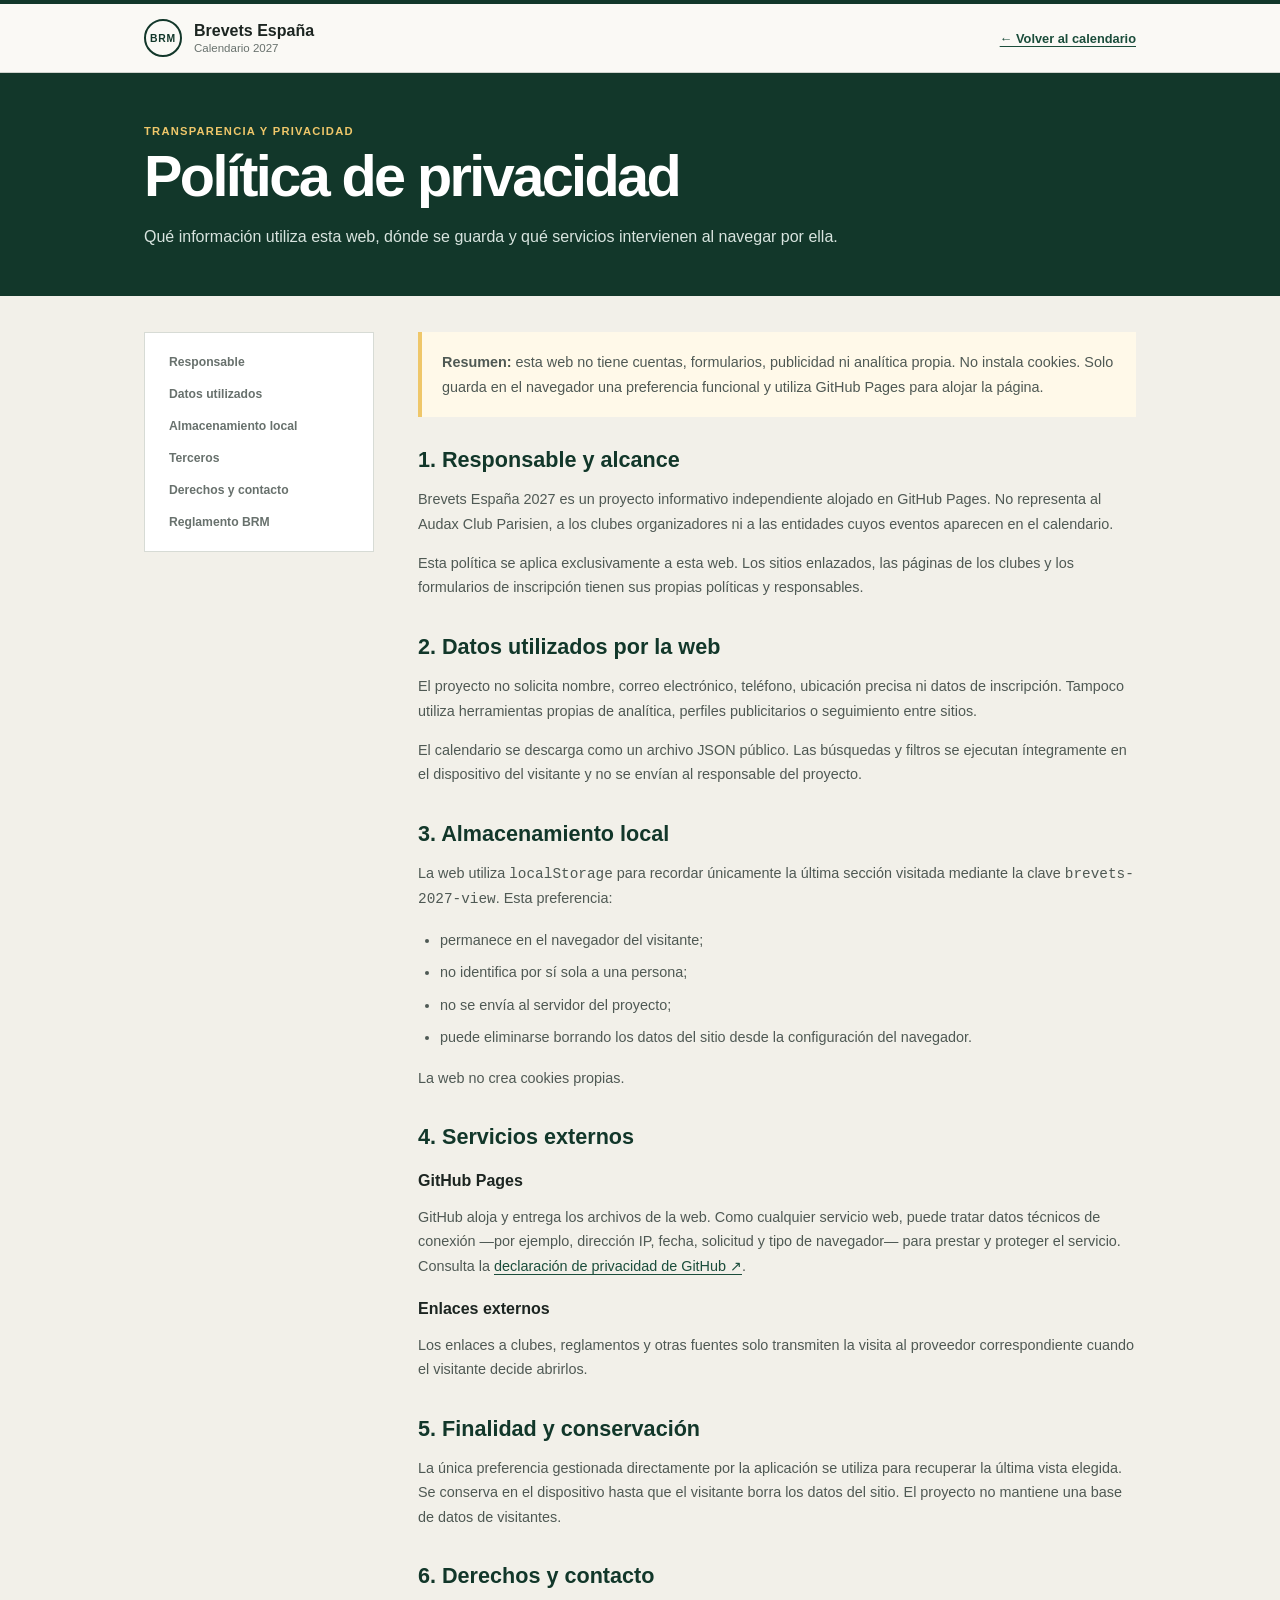
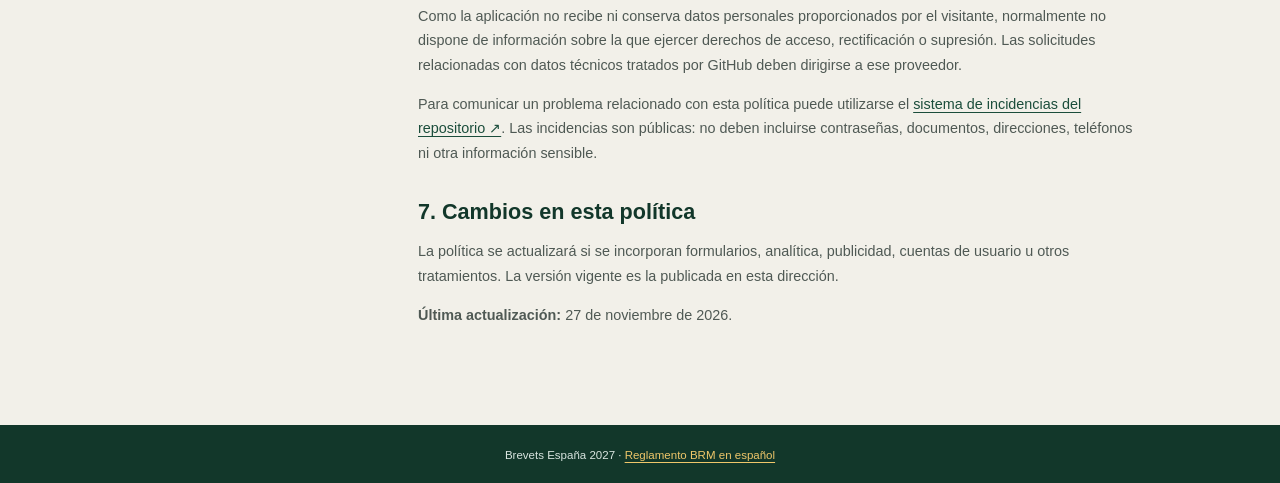
<file: web/privacidad.html>
<!doctype html>
<html lang="es">
  <head>
    <meta charset="UTF-8" />
    <meta name="viewport" content="width=device-width, initial-scale=1.0" />
    <meta name="theme-color" content="#12372a" />
    <meta name="description" content="Política de privacidad de Brevets España 2027" />
    <meta name="referrer" content="no-referrer" />
    <meta http-equiv="Content-Security-Policy" content="default-src 'self'; script-src 'none'; style-src 'self'; img-src 'self' data:; connect-src 'none'; font-src 'self'; object-src 'none'; base-uri 'none'; form-action 'none'; frame-src 'none'; worker-src 'none'" />
    <title>Política de privacidad · Brevets España 2027</title>
    <link rel="stylesheet" href="./legal.css" />
  </head>
  <body>
    <header class="legal-header"><div class="legal-header-inner"><a class="brand" href="./index.html"><span class="brand-mark">BRM</span><span><strong>Brevets España</strong><small>Calendario 2027</small></span></a><a class="back-link" href="./index.html">← Volver al calendario</a></div></header>
    <main>
      <section class="legal-hero"><div class="legal-hero-inner"><p class="eyebrow">Transparencia y privacidad</p><h1>Política de privacidad</h1><p>Qué información utiliza esta web, dónde se guarda y qué servicios intervienen al navegar por ella.</p></div></section>
      <div class="legal-layout">
        <nav class="legal-nav" aria-label="Contenido"><a href="#responsable">Responsable</a><a href="#datos">Datos utilizados</a><a href="#local">Almacenamiento local</a><a href="#terceros">Terceros</a><a href="#derechos">Derechos y contacto</a><a href="./reglamento.html">Reglamento BRM</a></nav>
        <article class="legal-content">
          <p class="notice"><strong>Resumen:</strong> esta web no tiene cuentas, formularios, publicidad ni analítica propia. No instala cookies. Solo guarda en el navegador una preferencia funcional y utiliza GitHub Pages para alojar la página.</p>

          <section id="responsable"><h2>1. Responsable y alcance</h2><p>Brevets España 2027 es un proyecto informativo independiente alojado en GitHub Pages. No representa al Audax Club Parisien, a los clubes organizadores ni a las entidades cuyos eventos aparecen en el calendario.</p><p>Esta política se aplica exclusivamente a esta web. Los sitios enlazados, las páginas de los clubes y los formularios de inscripción tienen sus propias políticas y responsables.</p></section>

          <section id="datos"><h2>2. Datos utilizados por la web</h2><p>El proyecto no solicita nombre, correo electrónico, teléfono, ubicación precisa ni datos de inscripción. Tampoco utiliza herramientas propias de analítica, perfiles publicitarios o seguimiento entre sitios.</p><p>El calendario se descarga como un archivo JSON público. Las búsquedas y filtros se ejecutan íntegramente en el dispositivo del visitante y no se envían al responsable del proyecto.</p></section>

          <section id="local"><h2>3. Almacenamiento local</h2><p>La web utiliza <code>localStorage</code> para recordar únicamente la última sección visitada mediante la clave <code>brevets-2027-view</code>. Esta preferencia:</p><ul><li>permanece en el navegador del visitante;</li><li>no identifica por sí sola a una persona;</li><li>no se envía al servidor del proyecto;</li><li>puede eliminarse borrando los datos del sitio desde la configuración del navegador.</li></ul><p>La web no crea cookies propias.</p></section>

          <section id="terceros"><h2>4. Servicios externos</h2><h3>GitHub Pages</h3><p>GitHub aloja y entrega los archivos de la web. Como cualquier servicio web, puede tratar datos técnicos de conexión —por ejemplo, dirección IP, fecha, solicitud y tipo de navegador— para prestar y proteger el servicio. Consulta la <a href="https://docs.github.com/es/site-policy/privacy-policies/github-general-privacy-statement" target="_blank" rel="noopener noreferrer">declaración de privacidad de GitHub ↗</a>.</p><h3>Enlaces externos</h3><p>Los enlaces a clubes, reglamentos y otras fuentes solo transmiten la visita al proveedor correspondiente cuando el visitante decide abrirlos.</p></section>

          <section id="base"><h2>5. Finalidad y conservación</h2><p>La única preferencia gestionada directamente por la aplicación se utiliza para recuperar la última vista elegida. Se conserva en el dispositivo hasta que el visitante borra los datos del sitio. El proyecto no mantiene una base de datos de visitantes.</p></section>

          <section id="derechos"><h2>6. Derechos y contacto</h2><p>Como la aplicación no recibe ni conserva datos personales proporcionados por el visitante, normalmente no dispone de información sobre la que ejercer derechos de acceso, rectificación o supresión. Las solicitudes relacionadas con datos técnicos tratados por GitHub deben dirigirse a ese proveedor.</p><p>Para comunicar un problema relacionado con esta política puede utilizarse el <a href="https://github.com/bydr09/brevets_spain/issues" target="_blank" rel="noopener noreferrer">sistema de incidencias del repositorio ↗</a>. Las incidencias son públicas: no deben incluirse contraseñas, documentos, direcciones, teléfonos ni otra información sensible.</p></section>

          <section id="cambios"><h2>7. Cambios en esta política</h2><p>La política se actualizará si se incorporan formularios, analítica, publicidad, cuentas de usuario u otros tratamientos. La versión vigente es la publicada en esta dirección.</p><p><strong>Última actualización:</strong> 27 de noviembre de 2026.</p></section>
        </article>
      </div>
    </main>
    <footer class="legal-footer">Brevets España 2027 · <a href="./reglamento.html">Reglamento BRM en español</a></footer>
  </body>
</html>
</file>
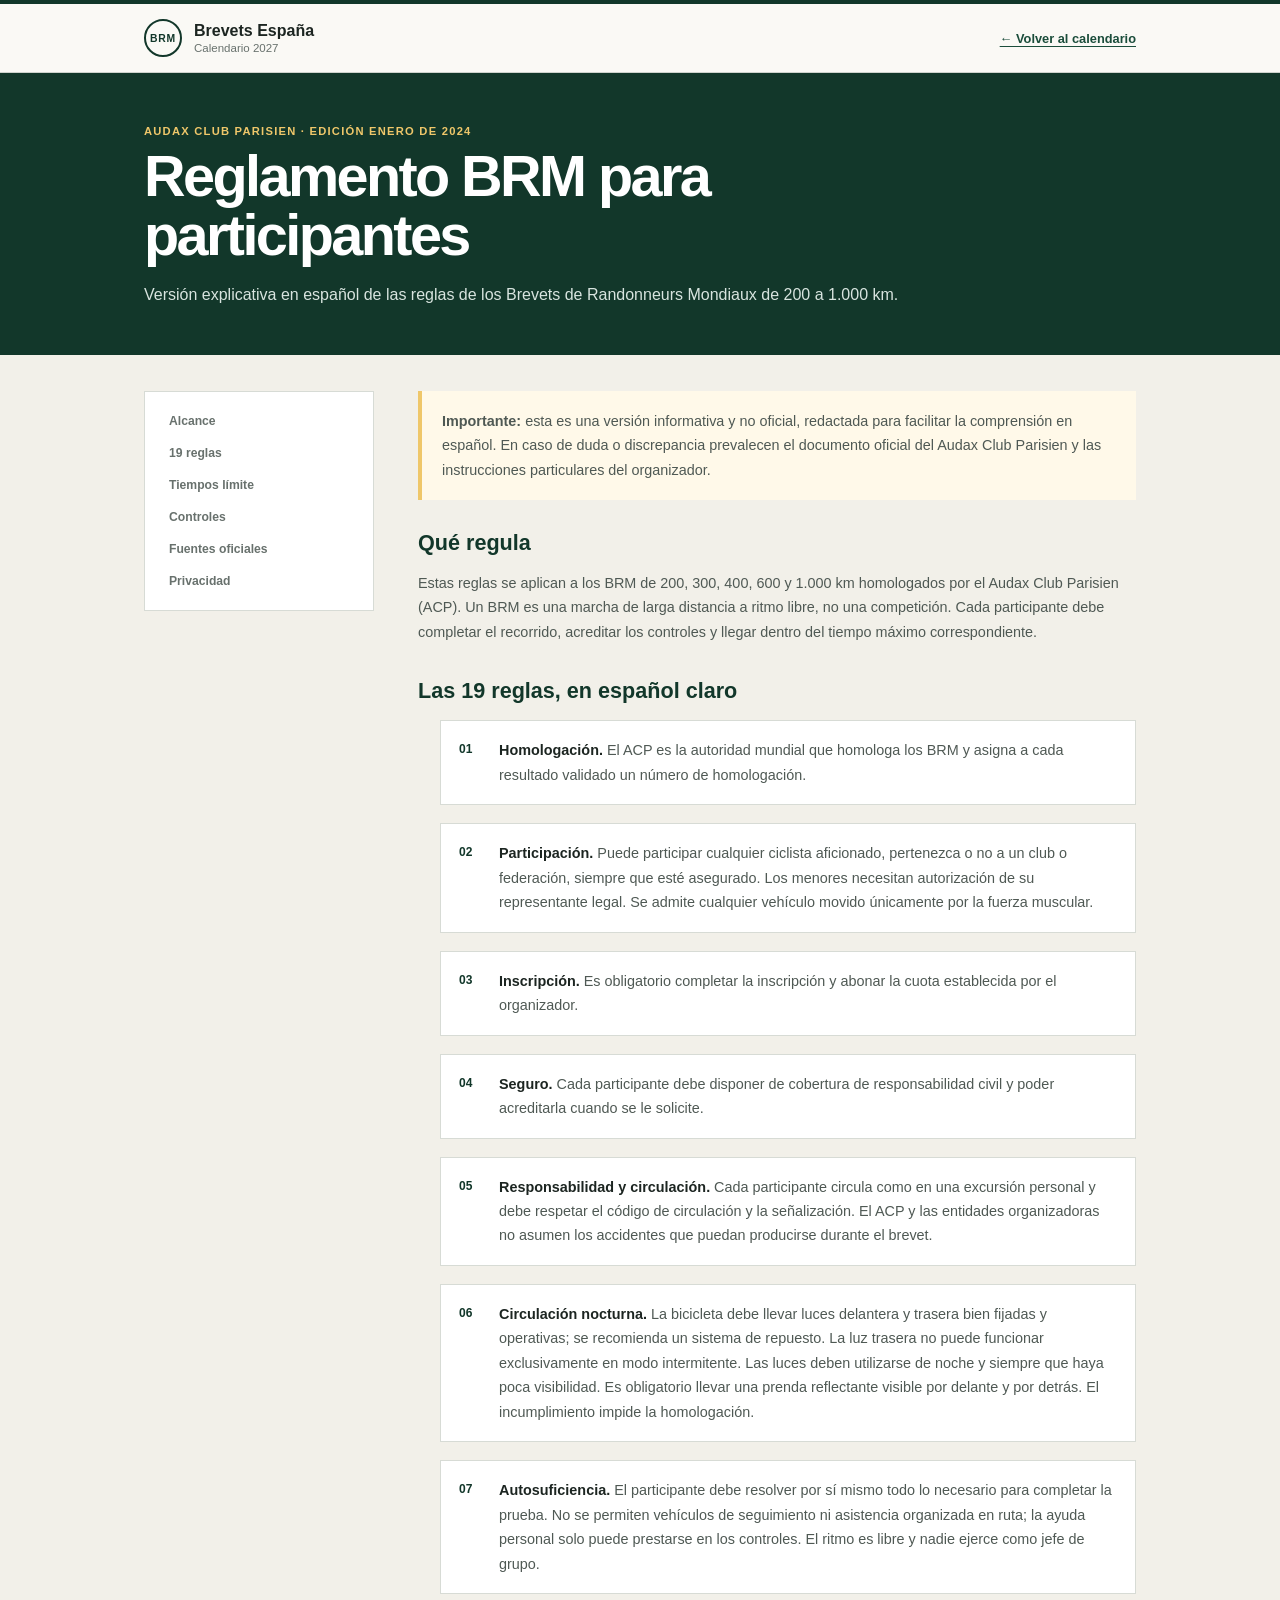
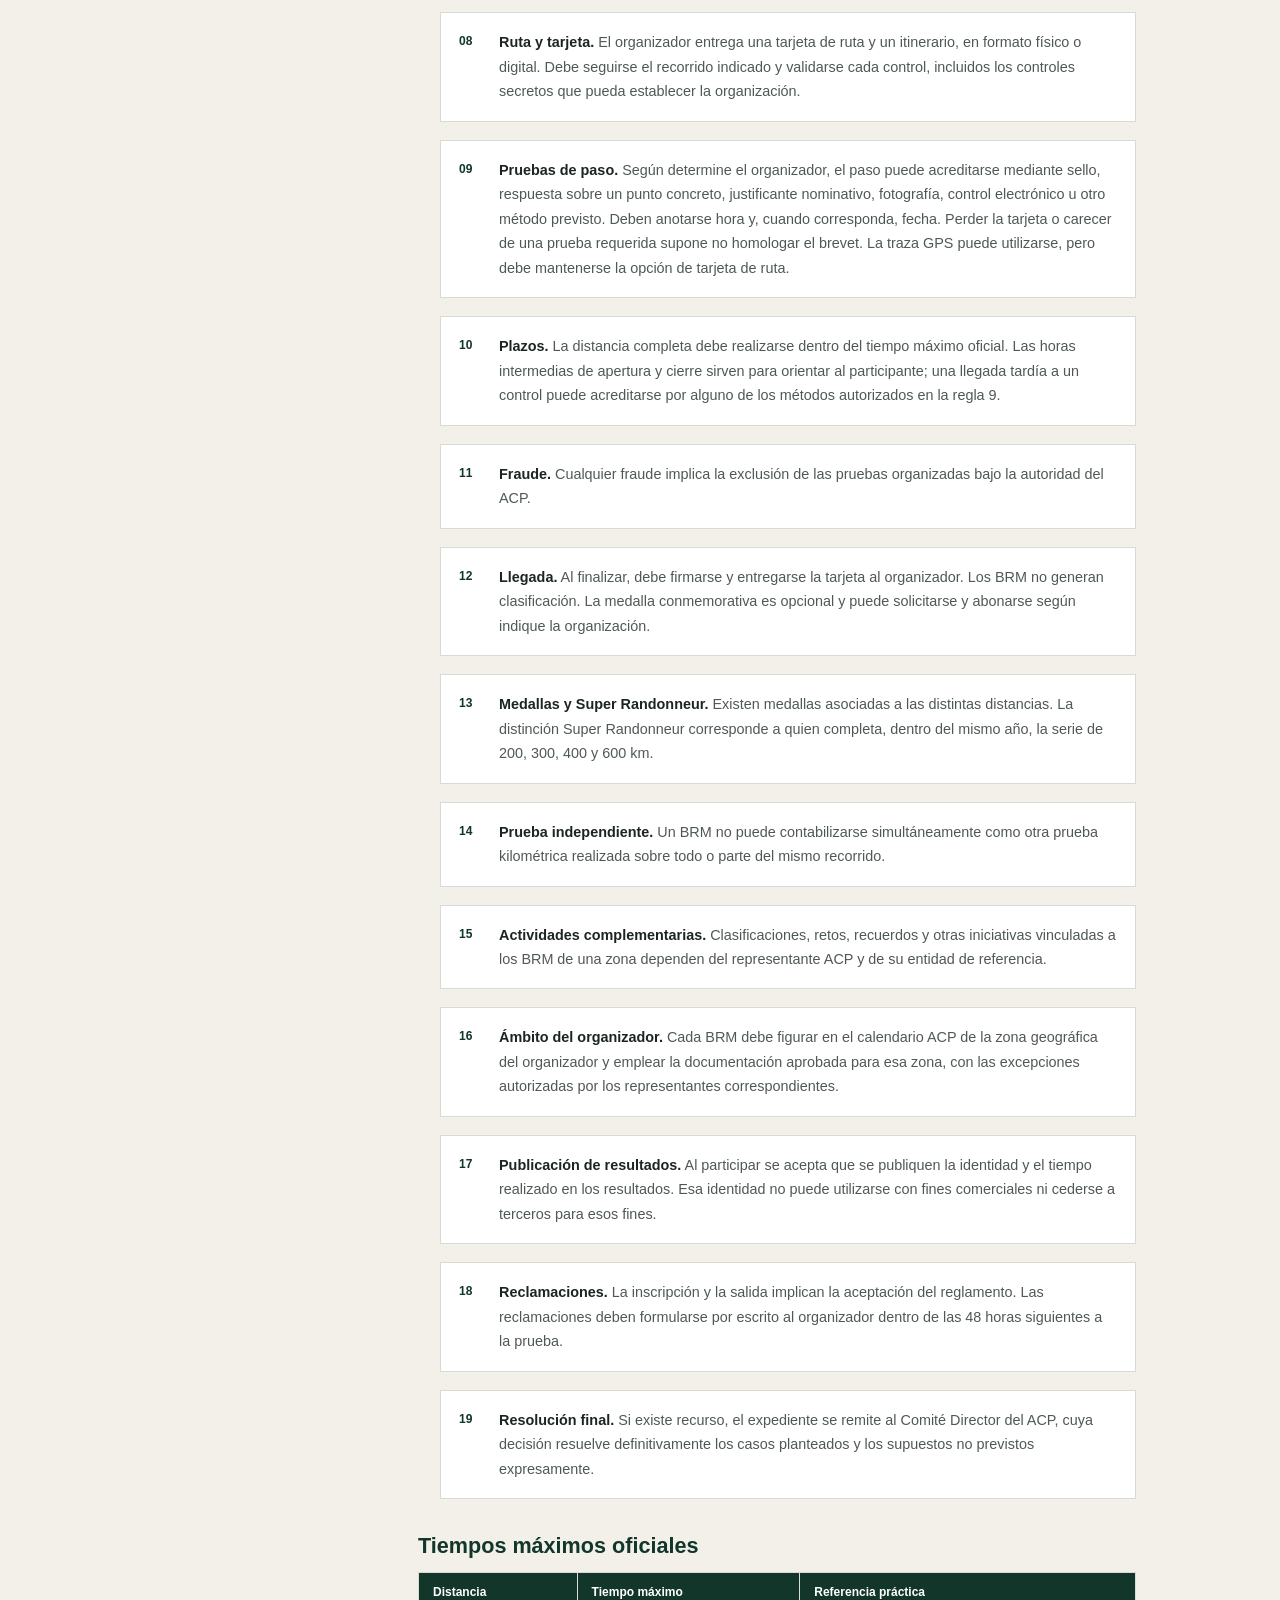
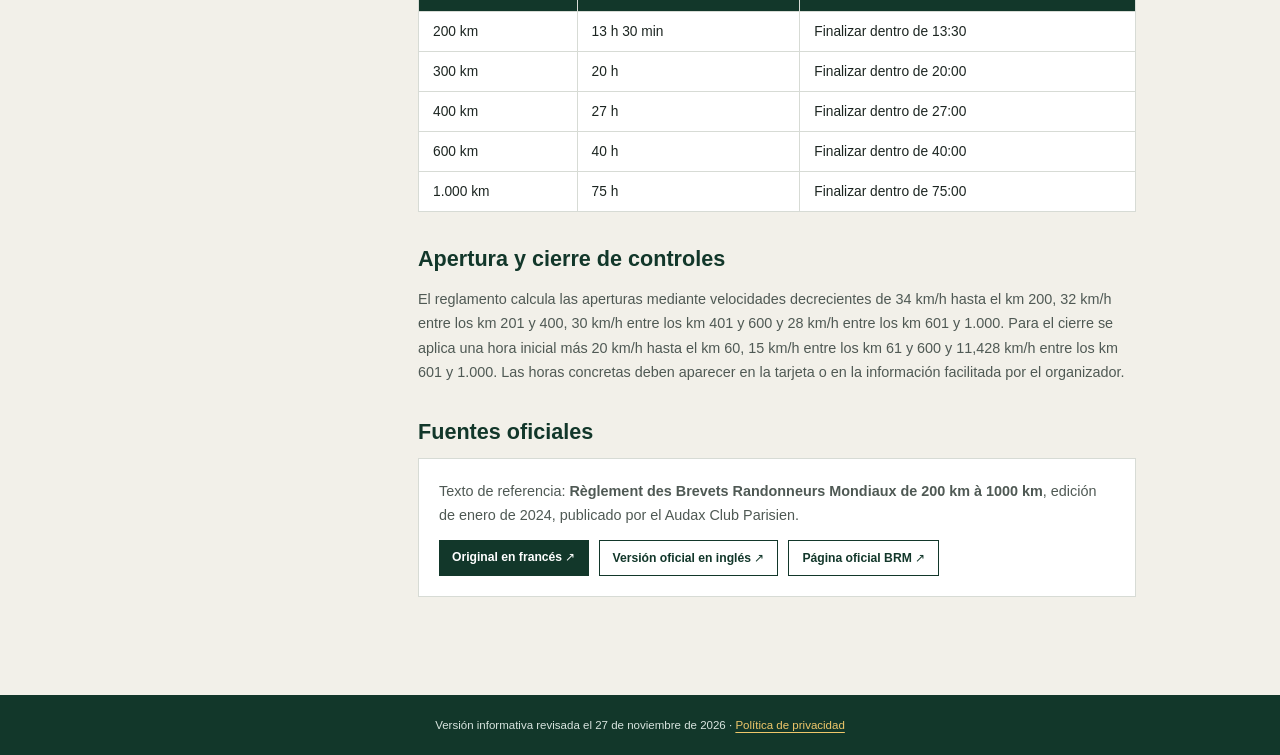
<file: web/reglamento.html>
<!doctype html>
<html lang="es">
  <head>
    <meta charset="UTF-8" />
    <meta name="viewport" content="width=device-width, initial-scale=1.0" />
    <meta name="theme-color" content="#12372a" />
    <meta name="description" content="Versión explicativa en español del reglamento BRM para participantes del Audax Club Parisien" />
    <meta name="referrer" content="no-referrer" />
    <meta http-equiv="Content-Security-Policy" content="default-src 'self'; script-src 'none'; style-src 'self'; img-src 'self' data:; connect-src 'none'; font-src 'self'; object-src 'none'; base-uri 'none'; form-action 'none'; frame-src 'none'; worker-src 'none'" />
    <title>Reglamento BRM en español · Brevets España 2027</title>
    <link rel="stylesheet" href="./legal.css" />
  </head>
  <body>
    <header class="legal-header"><div class="legal-header-inner"><a class="brand" href="./index.html"><span class="brand-mark">BRM</span><span><strong>Brevets España</strong><small>Calendario 2027</small></span></a><a class="back-link" href="./index.html">← Volver al calendario</a></div></header>
    <main>
      <section class="legal-hero"><div class="legal-hero-inner"><p class="eyebrow">Audax Club Parisien · Edición enero de 2024</p><h1>Reglamento BRM para participantes</h1><p>Versión explicativa en español de las reglas de los Brevets de Randonneurs Mondiaux de 200 a 1.000 km.</p></div></section>
      <div class="legal-layout">
        <nav class="legal-nav" aria-label="Contenido"><a href="#alcance">Alcance</a><a href="#reglas">19 reglas</a><a href="#tiempos">Tiempos límite</a><a href="#controles">Controles</a><a href="#fuentes">Fuentes oficiales</a><a href="./privacidad.html">Privacidad</a></nav>
        <article class="legal-content">
          <p class="notice"><strong>Importante:</strong> esta es una versión informativa y no oficial, redactada para facilitar la comprensión en español. En caso de duda o discrepancia prevalecen el documento oficial del Audax Club Parisien y las instrucciones particulares del organizador.</p>

          <section id="alcance"><h2>Qué regula</h2><p>Estas reglas se aplican a los BRM de 200, 300, 400, 600 y 1.000 km homologados por el Audax Club Parisien (ACP). Un BRM es una marcha de larga distancia a ritmo libre, no una competición. Cada participante debe completar el recorrido, acreditar los controles y llegar dentro del tiempo máximo correspondiente.</p></section>

          <section id="reglas"><h2>Las 19 reglas, en español claro</h2><ol class="rule-list">
            <li><strong>Homologación.</strong> El ACP es la autoridad mundial que homologa los BRM y asigna a cada resultado validado un número de homologación.</li>
            <li><strong>Participación.</strong> Puede participar cualquier ciclista aficionado, pertenezca o no a un club o federación, siempre que esté asegurado. Los menores necesitan autorización de su representante legal. Se admite cualquier vehículo movido únicamente por la fuerza muscular.</li>
            <li><strong>Inscripción.</strong> Es obligatorio completar la inscripción y abonar la cuota establecida por el organizador.</li>
            <li><strong>Seguro.</strong> Cada participante debe disponer de cobertura de responsabilidad civil y poder acreditarla cuando se le solicite.</li>
            <li><strong>Responsabilidad y circulación.</strong> Cada participante circula como en una excursión personal y debe respetar el código de circulación y la señalización. El ACP y las entidades organizadoras no asumen los accidentes que puedan producirse durante el brevet.</li>
            <li><strong>Circulación nocturna.</strong> La bicicleta debe llevar luces delantera y trasera bien fijadas y operativas; se recomienda un sistema de repuesto. La luz trasera no puede funcionar exclusivamente en modo intermitente. Las luces deben utilizarse de noche y siempre que haya poca visibilidad. Es obligatorio llevar una prenda reflectante visible por delante y por detrás. El incumplimiento impide la homologación.</li>
            <li><strong>Autosuficiencia.</strong> El participante debe resolver por sí mismo todo lo necesario para completar la prueba. No se permiten vehículos de seguimiento ni asistencia organizada en ruta; la ayuda personal solo puede prestarse en los controles. El ritmo es libre y nadie ejerce como jefe de grupo.</li>
            <li><strong>Ruta y tarjeta.</strong> El organizador entrega una tarjeta de ruta y un itinerario, en formato físico o digital. Debe seguirse el recorrido indicado y validarse cada control, incluidos los controles secretos que pueda establecer la organización.</li>
            <li><strong>Pruebas de paso.</strong> Según determine el organizador, el paso puede acreditarse mediante sello, respuesta sobre un punto concreto, justificante nominativo, fotografía, control electrónico u otro método previsto. Deben anotarse hora y, cuando corresponda, fecha. Perder la tarjeta o carecer de una prueba requerida supone no homologar el brevet. La traza GPS puede utilizarse, pero debe mantenerse la opción de tarjeta de ruta.</li>
            <li><strong>Plazos.</strong> La distancia completa debe realizarse dentro del tiempo máximo oficial. Las horas intermedias de apertura y cierre sirven para orientar al participante; una llegada tardía a un control puede acreditarse por alguno de los métodos autorizados en la regla 9.</li>
            <li><strong>Fraude.</strong> Cualquier fraude implica la exclusión de las pruebas organizadas bajo la autoridad del ACP.</li>
            <li><strong>Llegada.</strong> Al finalizar, debe firmarse y entregarse la tarjeta al organizador. Los BRM no generan clasificación. La medalla conmemorativa es opcional y puede solicitarse y abonarse según indique la organización.</li>
            <li><strong>Medallas y Super Randonneur.</strong> Existen medallas asociadas a las distintas distancias. La distinción Super Randonneur corresponde a quien completa, dentro del mismo año, la serie de 200, 300, 400 y 600 km.</li>
            <li><strong>Prueba independiente.</strong> Un BRM no puede contabilizarse simultáneamente como otra prueba kilométrica realizada sobre todo o parte del mismo recorrido.</li>
            <li><strong>Actividades complementarias.</strong> Clasificaciones, retos, recuerdos y otras iniciativas vinculadas a los BRM de una zona dependen del representante ACP y de su entidad de referencia.</li>
            <li><strong>Ámbito del organizador.</strong> Cada BRM debe figurar en el calendario ACP de la zona geográfica del organizador y emplear la documentación aprobada para esa zona, con las excepciones autorizadas por los representantes correspondientes.</li>
            <li><strong>Publicación de resultados.</strong> Al participar se acepta que se publiquen la identidad y el tiempo realizado en los resultados. Esa identidad no puede utilizarse con fines comerciales ni cederse a terceros para esos fines.</li>
            <li><strong>Reclamaciones.</strong> La inscripción y la salida implican la aceptación del reglamento. Las reclamaciones deben formularse por escrito al organizador dentro de las 48 horas siguientes a la prueba.</li>
            <li><strong>Resolución final.</strong> Si existe recurso, el expediente se remite al Comité Director del ACP, cuya decisión resuelve definitivamente los casos planteados y los supuestos no previstos expresamente.</li>
          </ol></section>

          <section id="tiempos"><h2>Tiempos máximos oficiales</h2><table class="time-table"><thead><tr><th>Distancia</th><th>Tiempo máximo</th><th>Referencia práctica</th></tr></thead><tbody><tr><td>200 km</td><td>13 h 30 min</td><td>Finalizar dentro de 13:30</td></tr><tr><td>300 km</td><td>20 h</td><td>Finalizar dentro de 20:00</td></tr><tr><td>400 km</td><td>27 h</td><td>Finalizar dentro de 27:00</td></tr><tr><td>600 km</td><td>40 h</td><td>Finalizar dentro de 40:00</td></tr><tr><td>1.000 km</td><td>75 h</td><td>Finalizar dentro de 75:00</td></tr></tbody></table></section>

          <section id="controles"><h2>Apertura y cierre de controles</h2><p>El reglamento calcula las aperturas mediante velocidades decrecientes de 34 km/h hasta el km 200, 32 km/h entre los km 201 y 400, 30 km/h entre los km 401 y 600 y 28 km/h entre los km 601 y 1.000. Para el cierre se aplica una hora inicial más 20 km/h hasta el km 60, 15 km/h entre los km 61 y 600 y 11,428 km/h entre los km 601 y 1.000. Las horas concretas deben aparecer en la tarjeta o en la información facilitada por el organizador.</p></section>

          <section id="fuentes"><h2>Fuentes oficiales</h2><div class="source-card"><p>Texto de referencia: <strong>Règlement des Brevets Randonneurs Mondiaux de 200 km à 1000 km</strong>, edición de enero de 2024, publicado por el Audax Club Parisien.</p><div class="source-links"><a href="https://www.audax-club-parisien.com/wp-content/uploads/2024/01/Reglement-participant-2024.pdf" target="_blank" rel="noopener noreferrer">Original en francés ↗</a><a class="secondary" href="https://www.audax-club-parisien.com/wp-content/uploads/2024/01/Rules-for-rider-2024.pdf" target="_blank" rel="noopener noreferrer">Versión oficial en inglés ↗</a><a class="secondary" href="https://www.audax-club-parisien.com/organisation/brm-monde/" target="_blank" rel="noopener noreferrer">Página oficial BRM ↗</a></div></div></section>
        </article>
      </div>
    </main>
    <footer class="legal-footer">Versión informativa revisada el 27 de noviembre de 2026 · <a href="./privacidad.html">Política de privacidad</a></footer>
  </body>
</html>
</file>
<file: web/legal.css>
:root {
  color-scheme: light;
  --forest: #12372a;
  --forest-2: #1b4d3b;
  --paper: #f2f0e9;
  --surface: #ffffff;
  --ink: #1c2521;
  --muted: #68716d;
  --line: #d7dbd5;
  --gold: #efc76a;
  font-family: Arial, Helvetica, sans-serif;
  font-synthesis: none;
}

* { box-sizing: border-box; }
html { scroll-behavior: smooth; }
body { margin: 0; color: var(--ink); background: var(--paper); }
a { color: var(--forest-2); text-underline-offset: 3px; }
.legal-header { border-top: 4px solid var(--forest); border-bottom: 1px solid #cfd3cd; background: #faf9f5; }
.legal-header-inner { display: flex; align-items: center; justify-content: space-between; gap: 20px; max-width: 1040px; min-height: 68px; margin: 0 auto; padding: 10px 24px; }
.brand { display: flex; align-items: center; gap: 12px; color: var(--ink); text-decoration: none; }
.brand-mark { display: grid; place-items: center; width: 38px; height: 38px; border: 2px solid var(--forest); border-radius: 50%; color: var(--forest); font-size: .65rem; font-weight: 800; letter-spacing: .07em; }
.brand strong, .brand small { display: block; }
.brand small { margin-top: 2px; color: var(--muted); font-size: .72rem; }
.back-link { font-size: .8rem; font-weight: 800; }
.legal-hero { color: white; background: var(--forest); }
.legal-hero-inner { max-width: 1040px; margin: 0 auto; padding: 52px 24px 46px; }
.eyebrow { margin: 0 0 10px; color: var(--gold); font-size: .7rem; font-weight: 800; letter-spacing: .11em; text-transform: uppercase; }
.legal-hero h1 { max-width: 780px; margin: 0; font-size: clamp(2rem, 5vw, 3.6rem); line-height: 1.02; letter-spacing: -.045em; }
.legal-hero p:last-child { max-width: 760px; margin: 18px 0 0; color: #d8e4df; line-height: 1.65; }
.legal-layout { display: grid; grid-template-columns: 230px minmax(0, 1fr); gap: 44px; max-width: 1040px; margin: 0 auto; padding: 36px 24px 64px; }
.legal-nav { position: sticky; top: 24px; align-self: start; display: grid; gap: 2px; padding: 14px; border: 1px solid var(--line); background: var(--surface); }
.legal-nav a { padding: 8px 10px; color: var(--muted); text-decoration: none; font-size: .76rem; font-weight: 700; }
.legal-nav a:hover { color: var(--forest); background: #edf1eb; }
.legal-content { min-width: 0; }
.notice { margin: 0 0 30px; padding: 18px 20px; border-left: 4px solid var(--gold); background: #fff9e9; font-size: .86rem; line-height: 1.6; }
.legal-content section { margin: 0 0 34px; scroll-margin-top: 24px; }
.legal-content h2 { margin: 0 0 13px; color: var(--forest); font-size: 1.35rem; }
.legal-content h3 { margin: 22px 0 8px; font-size: 1rem; }
.legal-content p, .legal-content li { color: #4f5954; font-size: .9rem; line-height: 1.7; }
.legal-content ul, .legal-content ol { padding-left: 22px; }
.legal-content li + li { margin-top: 8px; }
.rule-list { display: grid; gap: 10px; padding: 0; list-style: none; counter-reset: rules; }
.rule-list li { position: relative; margin: 0; padding: 17px 18px 17px 58px; border: 1px solid var(--line); background: var(--surface); counter-increment: rules; }
.rule-list li::before { content: counter(rules, decimal-leading-zero); position: absolute; left: 18px; top: 18px; color: var(--forest); font-size: .75rem; font-weight: 900; }
.rule-list strong { color: var(--ink); }
.time-table { width: 100%; border-collapse: collapse; background: var(--surface); }
.time-table th, .time-table td { padding: 12px 14px; border: 1px solid var(--line); text-align: left; }
.time-table th { color: white; background: var(--forest); font-size: .75rem; }
.time-table td { font-size: .86rem; }
.source-card { padding: 20px; border: 1px solid var(--line); background: var(--surface); }
.source-card p { margin: 0 0 12px; }
.source-links { display: flex; flex-wrap: wrap; gap: 10px; }
.source-links a { padding: 10px 13px; color: white; background: var(--forest); text-decoration: none; font-size: .76rem; font-weight: 800; }
.source-links a.secondary { border: 1px solid var(--forest); color: var(--forest); background: transparent; }
.legal-footer { padding: 24px; color: #d8e4df; background: var(--forest); text-align: center; font-size: .72rem; }
.legal-footer a { color: var(--gold); }

@media (max-width: 760px) {
  .legal-header-inner { align-items: flex-start; flex-direction: column; }
  .legal-layout { grid-template-columns: 1fr; gap: 24px; }
  .legal-nav { position: static; grid-template-columns: repeat(2, 1fr); }
  .rule-list li { padding-left: 50px; }
  .time-table { display: block; overflow-x: auto; }
}
</file>
